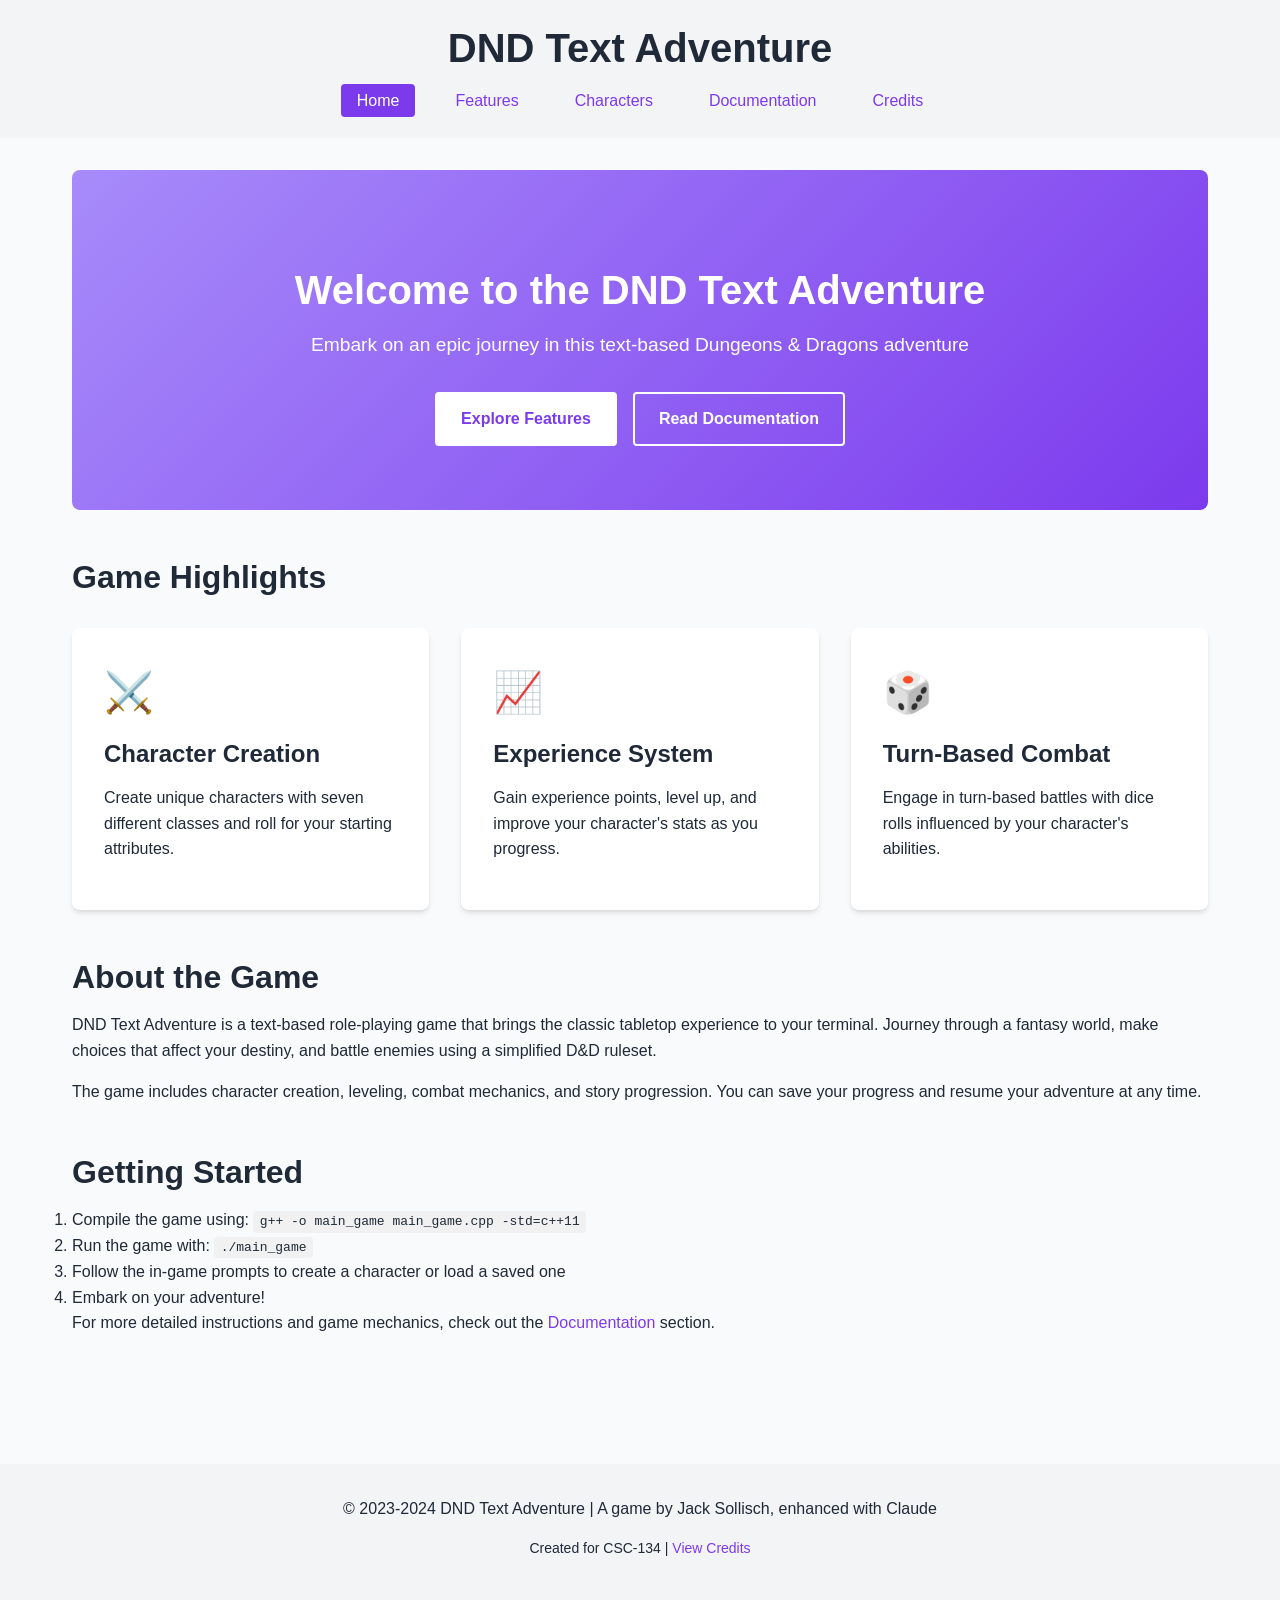
<file: DND/docs/index.html>
<!DOCTYPE html>
<html lang="en">
<head>
    <meta charset="UTF-8">
    <meta name="viewport" content="width=device-width, initial-scale=1.0">
    <title>DND Text Adventure - Home</title>
    <link rel="stylesheet" href="style.css">
</head>
<body>
    <header>
        <h1>DND Text Adventure</h1>
        <nav>
            <ul>
                <li><a href="index.html" class="active">Home</a></li>
                <li><a href="features.html">Features</a></li>
                <li><a href="characters.html">Characters</a></li>
                <li><a href="documentation.html">Documentation</a></li>
                <li><a href="credits.html">Credits</a></li>
            </ul>
        </nav>
    </header>

    <main>
        <section class="hero">
            <h2>Welcome to the DND Text Adventure</h2>
            <p class="lead">Embark on an epic journey in this text-based Dungeons & Dragons adventure</p>
            <div class="cta-buttons">
                <a href="features.html" class="cta-button">Explore Features</a>
                <a href="documentation.html" class="cta-button secondary">Read Documentation</a>
            </div>
        </section>

        <section class="features-preview">
            <h2>Game Highlights</h2>
            <div class="feature-cards">
                <div class="card">
                    <div class="card-icon">⚔️</div>
                    <h3>Character Creation</h3>
                    <p>Create unique characters with seven different classes and roll for your starting attributes.</p>
                </div>
                <div class="card">
                    <div class="card-icon">📈</div>
                    <h3>Experience System</h3>
                    <p>Gain experience points, level up, and improve your character's stats as you progress.</p>
                </div>
                <div class="card">
                    <div class="card-icon">🎲</div>
                    <h3>Turn-Based Combat</h3>
                    <p>Engage in turn-based battles with dice rolls influenced by your character's abilities.</p>
                </div>
            </div>
        </section>

        <section class="about">
            <h2>About the Game</h2>
            <p>DND Text Adventure is a text-based role-playing game that brings the classic tabletop experience to your terminal. Journey through a fantasy world, make choices that affect your destiny, and battle enemies using a simplified D&D ruleset.</p>
            <p>The game includes character creation, leveling, combat mechanics, and story progression. You can save your progress and resume your adventure at any time.</p>
        </section>

        <section class="getting-started">
            <h2>Getting Started</h2>
            <ol>
                <li>Compile the game using: <code>g++ -o main_game main_game.cpp -std=c++11</code></li>
                <li>Run the game with: <code>./main_game</code></li>
                <li>Follow the in-game prompts to create a character or load a saved one</li>
                <li>Embark on your adventure!</li>
            </ol>
            <p>For more detailed instructions and game mechanics, check out the <a href="documentation.html">Documentation</a> section.</p>
        </section>
    </main>

    <footer>
        <p>&copy; 2023-2024 DND Text Adventure | A game by Jack Sollisch, enhanced with Claude</p>
        <p class="small">Created for CSC-134 | <a href="credits.html">View Credits</a></p>
    </footer>

    <script src="script.js"></script>
</body>
</html>
</file>
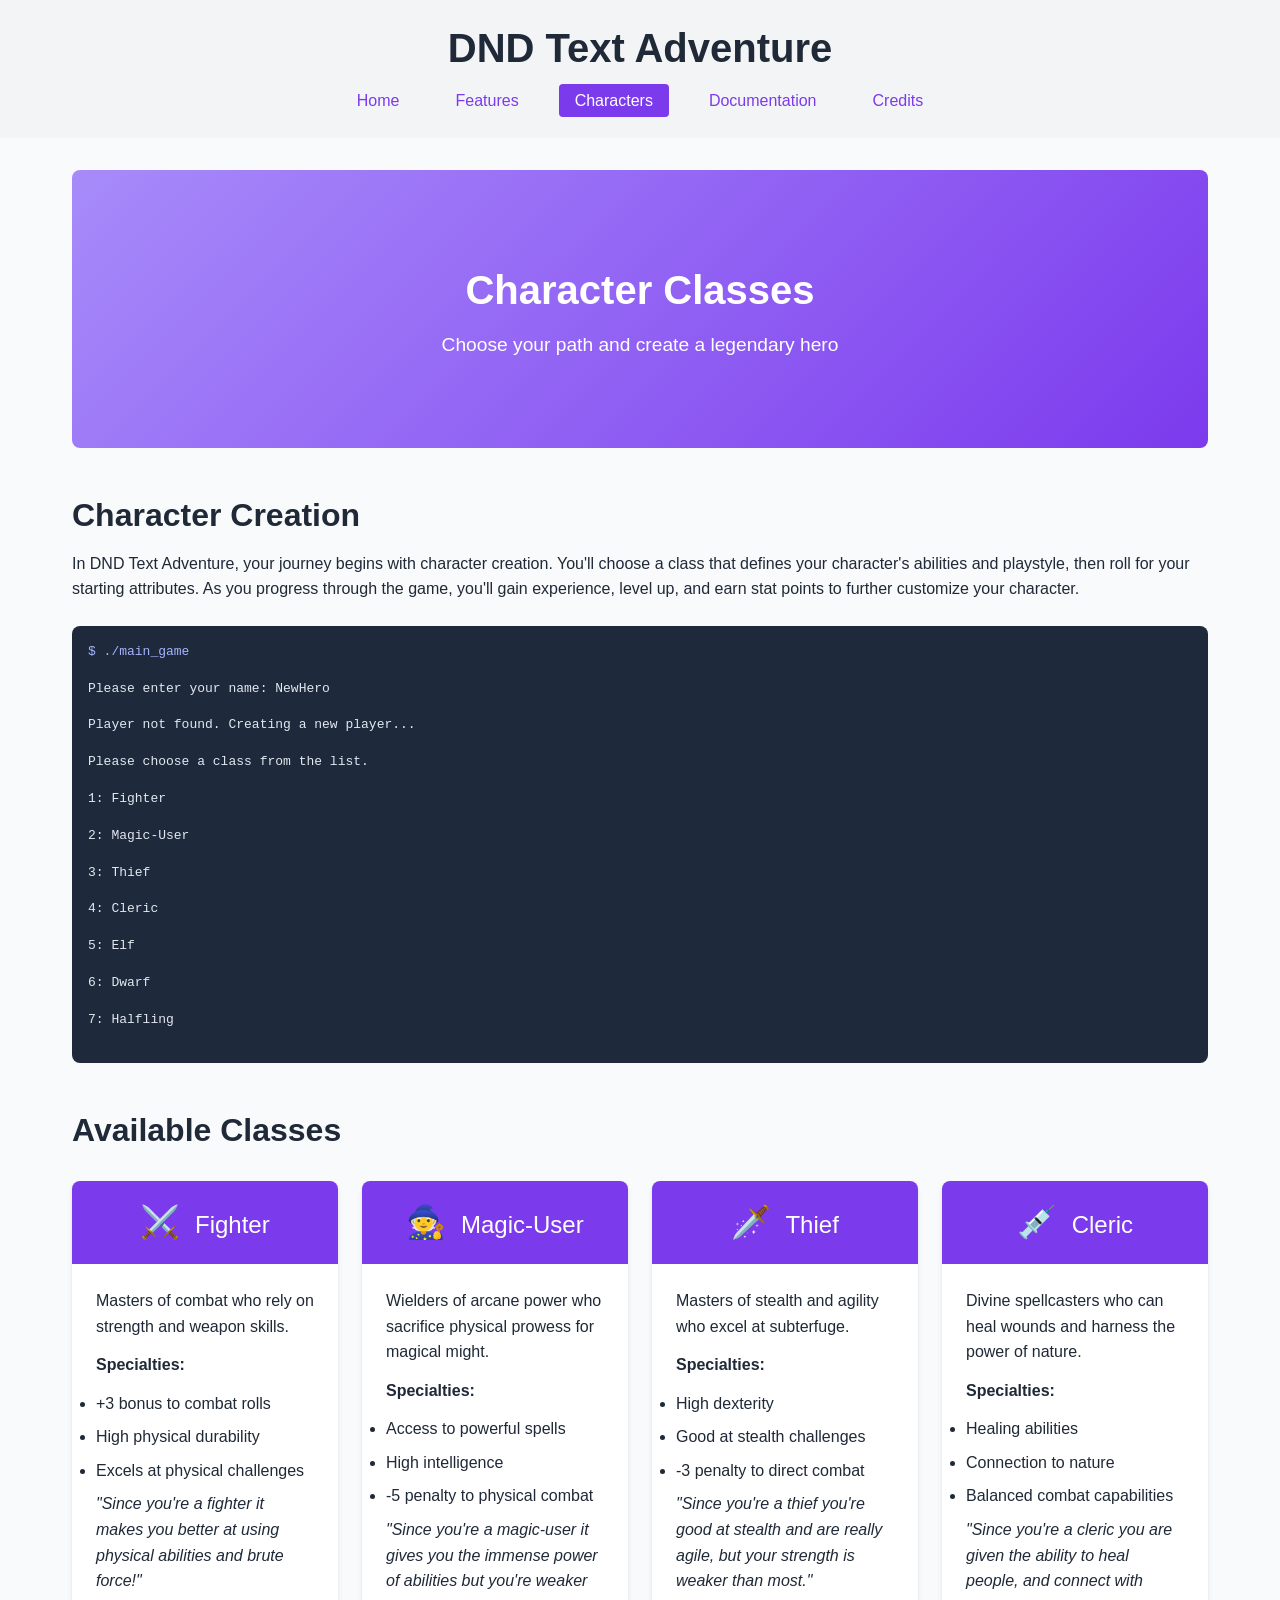
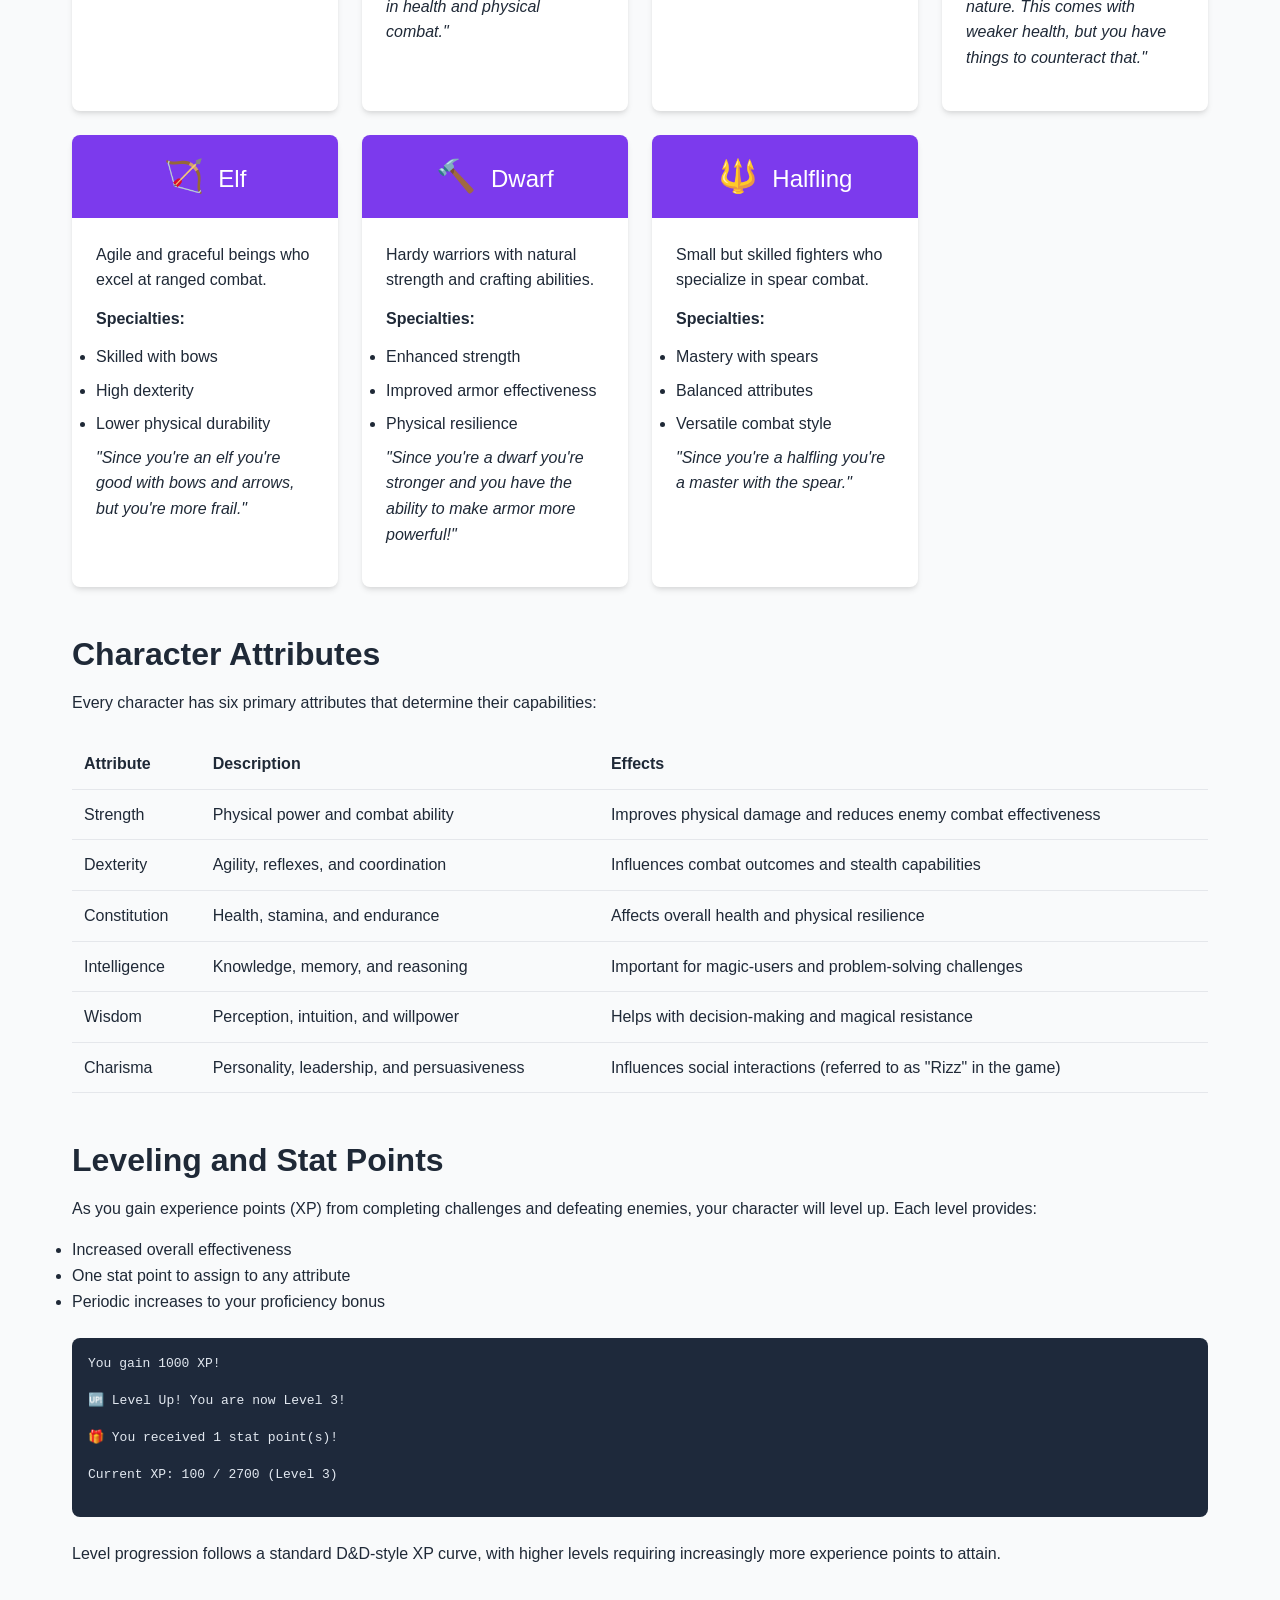
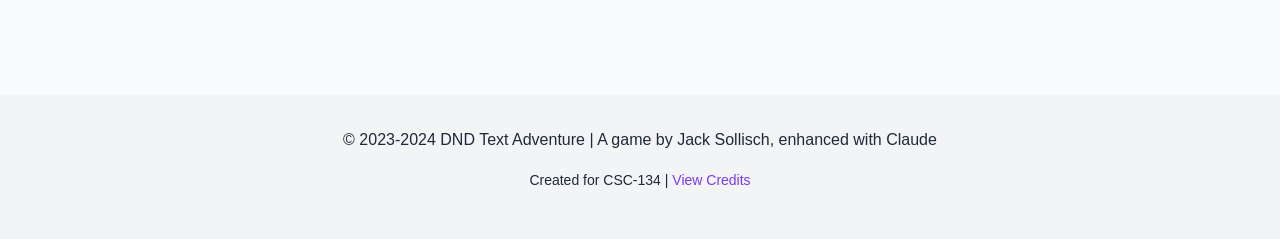
<file: DND/docs/characters.html>
<!DOCTYPE html>
<html lang="en">
<head>
    <meta charset="UTF-8">
    <meta name="viewport" content="width=device-width, initial-scale=1.0">
    <title>DND Text Adventure - Characters</title>
    <link rel="stylesheet" href="style.css">
</head>
<body>
    <header>
        <h1>DND Text Adventure</h1>
        <nav>
            <ul>
                <li><a href="index.html">Home</a></li>
                <li><a href="features.html">Features</a></li>
                <li><a href="characters.html" class="active">Characters</a></li>
                <li><a href="documentation.html">Documentation</a></li>
                <li><a href="credits.html">Credits</a></li>
            </ul>
        </nav>
    </header>

    <main>
        <section class="hero">
            <h2>Character Classes</h2>
            <p class="lead">Choose your path and create a legendary hero</p>
        </section>

        <section>
            <h2>Character Creation</h2>
            <p>In DND Text Adventure, your journey begins with character creation. You'll choose a class that defines your character's abilities and playstyle, then roll for your starting attributes. As you progress through the game, you'll gain experience, level up, and earn stat points to further customize your character.</p>
            
            <div class="command-line">
                <p class="command-prompt">$ ./main_game</p>
                <p>Please enter your name: NewHero</p>
                <p>Player not found. Creating a new player...</p>
                <p>Please choose a class from the list.</p>
                <p>1: Fighter</p>
                <p>2: Magic-User</p>
                <p>3: Thief</p>
                <p>4: Cleric</p>
                <p>5: Elf</p>
                <p>6: Dwarf</p>
                <p>7: Halfling</p>
            </div>
        </section>

        <section>
            <h2>Available Classes</h2>
            <div class="class-cards">
                <div class="class-card">
                    <div class="class-card-header">
                        <span class="class-card-icon">⚔️</span> Fighter
                    </div>
                    <div class="class-card-body">
                        <p>Masters of combat who rely on strength and weapon skills.</p>
                        <h4>Specialties:</h4>
                        <ul class="stat-list">
                            <li>+3 bonus to combat rolls</li>
                            <li>High physical durability</li>
                            <li>Excels at physical challenges</li>
                        </ul>
                        <p><em>"Since you're a fighter it makes you better at using physical abilities and brute force!"</em></p>
                    </div>
                </div>

                <div class="class-card">
                    <div class="class-card-header">
                        <span class="class-card-icon">🧙</span> Magic-User
                    </div>
                    <div class="class-card-body">
                        <p>Wielders of arcane power who sacrifice physical prowess for magical might.</p>
                        <h4>Specialties:</h4>
                        <ul class="stat-list">
                            <li>Access to powerful spells</li>
                            <li>High intelligence</li>
                            <li>-5 penalty to physical combat</li>
                        </ul>
                        <p><em>"Since you're a magic-user it gives you the immense power of abilities but you're weaker in health and physical combat."</em></p>
                    </div>
                </div>

                <div class="class-card">
                    <div class="class-card-header">
                        <span class="class-card-icon">🗡️</span> Thief
                    </div>
                    <div class="class-card-body">
                        <p>Masters of stealth and agility who excel at subterfuge.</p>
                        <h4>Specialties:</h4>
                        <ul class="stat-list">
                            <li>High dexterity</li>
                            <li>Good at stealth challenges</li>
                            <li>-3 penalty to direct combat</li>
                        </ul>
                        <p><em>"Since you're a thief you're good at stealth and are really agile, but your strength is weaker than most."</em></p>
                    </div>
                </div>

                <div class="class-card">
                    <div class="class-card-header">
                        <span class="class-card-icon">💉</span> Cleric
                    </div>
                    <div class="class-card-body">
                        <p>Divine spellcasters who can heal wounds and harness the power of nature.</p>
                        <h4>Specialties:</h4>
                        <ul class="stat-list">
                            <li>Healing abilities</li>
                            <li>Connection to nature</li>
                            <li>Balanced combat capabilities</li>
                        </ul>
                        <p><em>"Since you're a cleric you are given the ability to heal people, and connect with nature. This comes with weaker health, but you have things to counteract that."</em></p>
                    </div>
                </div>

                <div class="class-card">
                    <div class="class-card-header">
                        <span class="class-card-icon">🏹</span> Elf
                    </div>
                    <div class="class-card-body">
                        <p>Agile and graceful beings who excel at ranged combat.</p>
                        <h4>Specialties:</h4>
                        <ul class="stat-list">
                            <li>Skilled with bows</li>
                            <li>High dexterity</li>
                            <li>Lower physical durability</li>
                        </ul>
                        <p><em>"Since you're an elf you're good with bows and arrows, but you're more frail."</em></p>
                    </div>
                </div>

                <div class="class-card">
                    <div class="class-card-header">
                        <span class="class-card-icon">🔨</span> Dwarf
                    </div>
                    <div class="class-card-body">
                        <p>Hardy warriors with natural strength and crafting abilities.</p>
                        <h4>Specialties:</h4>
                        <ul class="stat-list">
                            <li>Enhanced strength</li>
                            <li>Improved armor effectiveness</li>
                            <li>Physical resilience</li>
                        </ul>
                        <p><em>"Since you're a dwarf you're stronger and you have the ability to make armor more powerful!"</em></p>
                    </div>
                </div>

                <div class="class-card">
                    <div class="class-card-header">
                        <span class="class-card-icon">🔱</span> Halfling
                    </div>
                    <div class="class-card-body">
                        <p>Small but skilled fighters who specialize in spear combat.</p>
                        <h4>Specialties:</h4>
                        <ul class="stat-list">
                            <li>Mastery with spears</li>
                            <li>Balanced attributes</li>
                            <li>Versatile combat style</li>
                        </ul>
                        <p><em>"Since you're a halfling you're a master with the spear."</em></p>
                    </div>
                </div>
            </div>
        </section>

        <section>
            <h2>Character Attributes</h2>
            <p>Every character has six primary attributes that determine their capabilities:</p>

            <table>
                <thead>
                    <tr>
                        <th>Attribute</th>
                        <th>Description</th>
                        <th>Effects</th>
                    </tr>
                </thead>
                <tbody>
                    <tr>
                        <td>Strength</td>
                        <td>Physical power and combat ability</td>
                        <td>Improves physical damage and reduces enemy combat effectiveness</td>
                    </tr>
                    <tr>
                        <td>Dexterity</td>
                        <td>Agility, reflexes, and coordination</td>
                        <td>Influences combat outcomes and stealth capabilities</td>
                    </tr>
                    <tr>
                        <td>Constitution</td>
                        <td>Health, stamina, and endurance</td>
                        <td>Affects overall health and physical resilience</td>
                    </tr>
                    <tr>
                        <td>Intelligence</td>
                        <td>Knowledge, memory, and reasoning</td>
                        <td>Important for magic-users and problem-solving challenges</td>
                    </tr>
                    <tr>
                        <td>Wisdom</td>
                        <td>Perception, intuition, and willpower</td>
                        <td>Helps with decision-making and magical resistance</td>
                    </tr>
                    <tr>
                        <td>Charisma</td>
                        <td>Personality, leadership, and persuasiveness</td>
                        <td>Influences social interactions (referred to as "Rizz" in the game)</td>
                    </tr>
                </tbody>
            </table>
        </section>

        <section>
            <h2>Leveling and Stat Points</h2>
            <p>As you gain experience points (XP) from completing challenges and defeating enemies, your character will level up. Each level provides:</p>
            <ul>
                <li>Increased overall effectiveness</li>
                <li>One stat point to assign to any attribute</li>
                <li>Periodic increases to your proficiency bonus</li>
            </ul>
            
            <div class="command-line">
                <p>You gain 1000 XP!</p>
                <p>🆙 Level Up! You are now Level 3!</p>
                <p>🎁 You received 1 stat point(s)!</p>
                <p>Current XP: 100 / 2700 (Level 3)</p>
            </div>
            
            <p>Level progression follows a standard D&D-style XP curve, with higher levels requiring increasingly more experience points to attain.</p>
        </section>
    </main>

    <footer>
        <p>&copy; 2023-2024 DND Text Adventure | A game by Jack Sollisch, enhanced with Claude</p>
        <p class="small">Created for CSC-134 | <a href="credits.html">View Credits</a></p>
    </footer>

    <script src="script.js"></script>
</body>
</html>
</file>
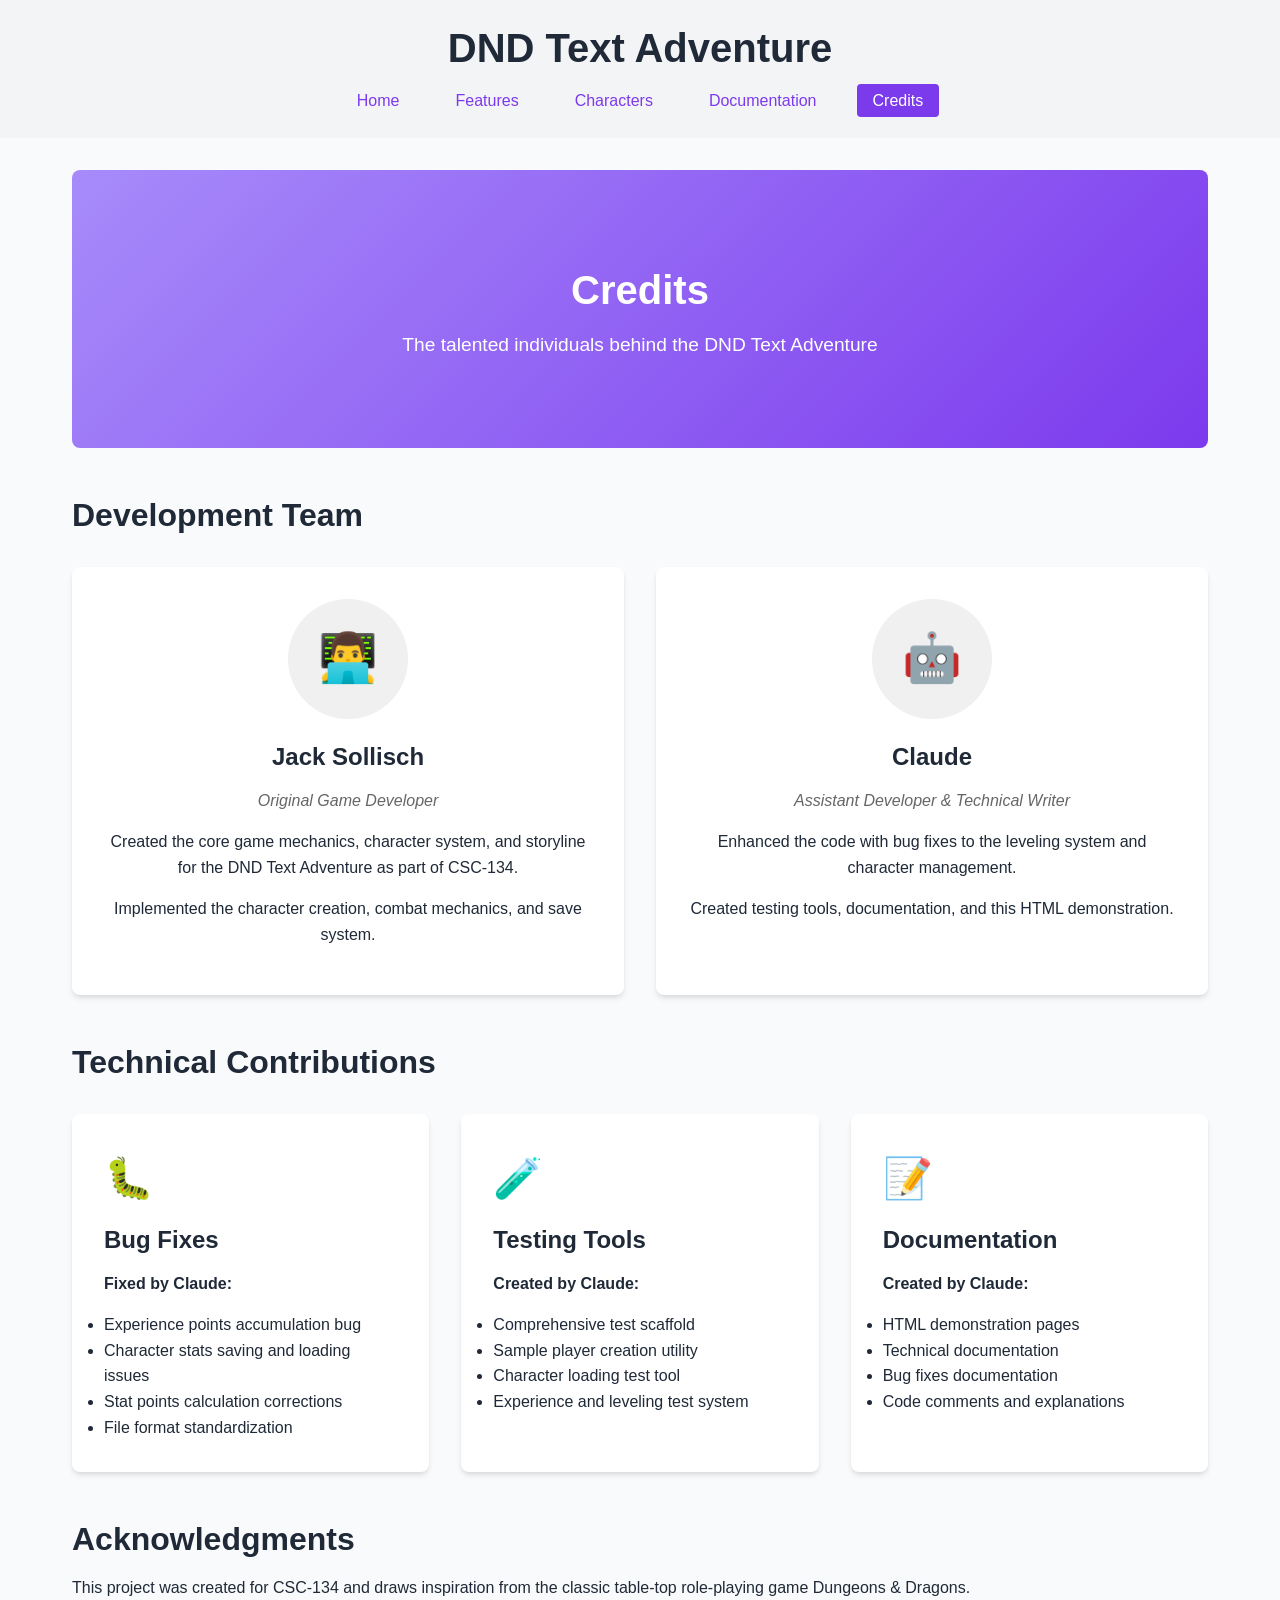
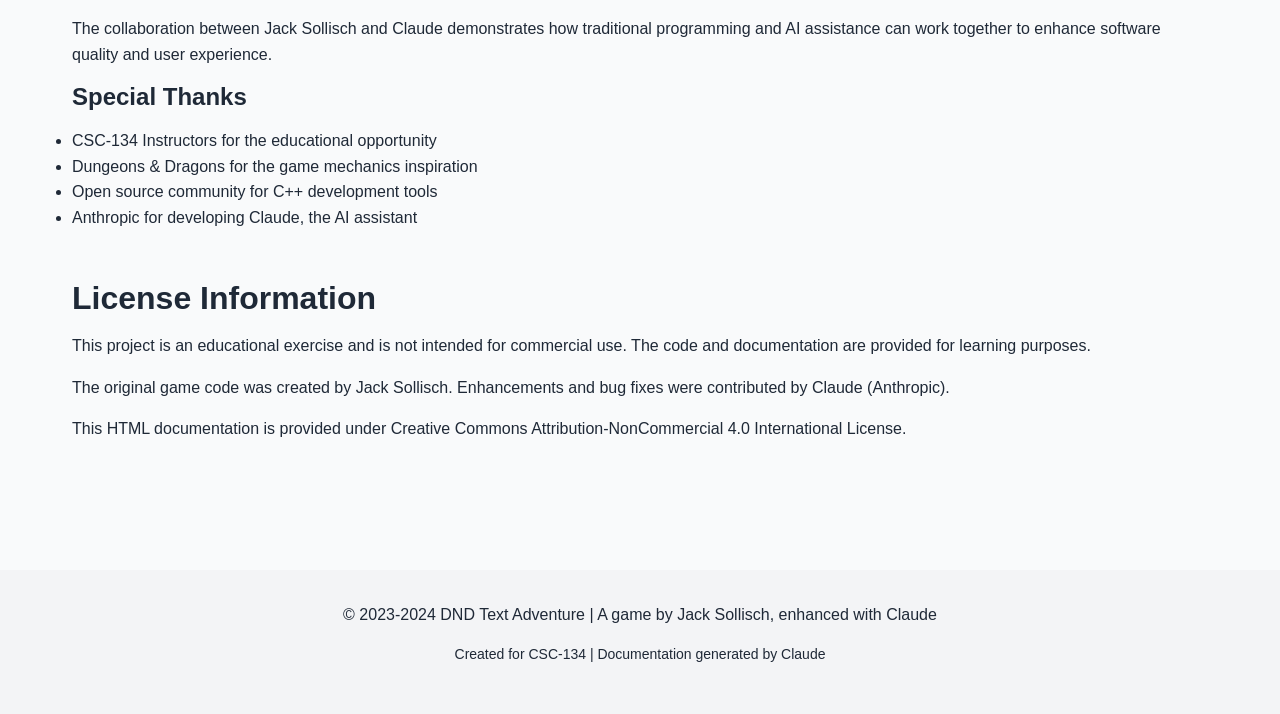
<file: DND/docs/credits.html>
<!DOCTYPE html>
<html lang="en">
<head>
    <meta charset="UTF-8">
    <meta name="viewport" content="width=device-width, initial-scale=1.0">
    <title>DND Text Adventure - Credits</title>
    <link rel="stylesheet" href="style.css">
</head>
<body>
    <header>
        <h1>DND Text Adventure</h1>
        <nav>
            <ul>
                <li><a href="index.html">Home</a></li>
                <li><a href="features.html">Features</a></li>
                <li><a href="characters.html">Characters</a></li>
                <li><a href="documentation.html">Documentation</a></li>
                <li><a href="credits.html" class="active">Credits</a></li>
            </ul>
        </nav>
    </header>

    <main>
        <section class="hero">
            <h2>Credits</h2>
            <p class="lead">The talented individuals behind the DND Text Adventure</p>
        </section>

        <section class="credit-section">
            <h2>Development Team</h2>
            <div class="credit-container">
                <div class="credit-card">
                    <div class="credit-avatar">👨‍💻</div>
                    <h3>Jack Sollisch</h3>
                    <p class="credit-role">Original Game Developer</p>
                    <p>Created the core game mechanics, character system, and storyline for the DND Text Adventure as part of CSC-134.</p>
                    <p>Implemented the character creation, combat mechanics, and save system.</p>
                </div>
                
                <div class="credit-card">
                    <div class="credit-avatar">🤖</div>
                    <h3>Claude</h3>
                    <p class="credit-role">Assistant Developer & Technical Writer</p>
                    <p>Enhanced the code with bug fixes to the leveling system and character management.</p>
                    <p>Created testing tools, documentation, and this HTML demonstration.</p>
                </div>
            </div>
        </section>

        <section>
            <h2>Technical Contributions</h2>
            <div class="feature-cards">
                <div class="card">
                    <div class="card-icon">🐛</div>
                    <h3>Bug Fixes</h3>
                    <p><strong>Fixed by Claude:</strong></p>
                    <ul>
                        <li>Experience points accumulation bug</li>
                        <li>Character stats saving and loading issues</li>
                        <li>Stat points calculation corrections</li>
                        <li>File format standardization</li>
                    </ul>
                </div>
                
                <div class="card">
                    <div class="card-icon">🧪</div>
                    <h3>Testing Tools</h3>
                    <p><strong>Created by Claude:</strong></p>
                    <ul>
                        <li>Comprehensive test scaffold</li>
                        <li>Sample player creation utility</li>
                        <li>Character loading test tool</li>
                        <li>Experience and leveling test system</li>
                    </ul>
                </div>
                
                <div class="card">
                    <div class="card-icon">📝</div>
                    <h3>Documentation</h3>
                    <p><strong>Created by Claude:</strong></p>
                    <ul>
                        <li>HTML demonstration pages</li>
                        <li>Technical documentation</li>
                        <li>Bug fixes documentation</li>
                        <li>Code comments and explanations</li>
                    </ul>
                </div>
            </div>
        </section>

        <section>
            <h2>Acknowledgments</h2>
            <p>This project was created for CSC-134 and draws inspiration from the classic table-top role-playing game Dungeons & Dragons.</p>
            <p>The collaboration between Jack Sollisch and Claude demonstrates how traditional programming and AI assistance can work together to enhance software quality and user experience.</p>
            
            <h3>Special Thanks</h3>
            <ul>
                <li>CSC-134 Instructors for the educational opportunity</li>
                <li>Dungeons & Dragons for the game mechanics inspiration</li>
                <li>Open source community for C++ development tools</li>
                <li>Anthropic for developing Claude, the AI assistant</li>
            </ul>
        </section>

        <section>
            <h2>License Information</h2>
            <p>This project is an educational exercise and is not intended for commercial use. The code and documentation are provided for learning purposes.</p>
            <p>The original game code was created by Jack Sollisch. Enhancements and bug fixes were contributed by Claude (Anthropic).</p>
            <p>This HTML documentation is provided under Creative Commons Attribution-NonCommercial 4.0 International License.</p>
        </section>
    </main>

    <footer>
        <p>&copy; 2023-2024 DND Text Adventure | A game by Jack Sollisch, enhanced with Claude</p>
        <p class="small">Created for CSC-134 | Documentation generated by Claude</p>
    </footer>

    <script src="script.js"></script>
</body>
</html>
</file>
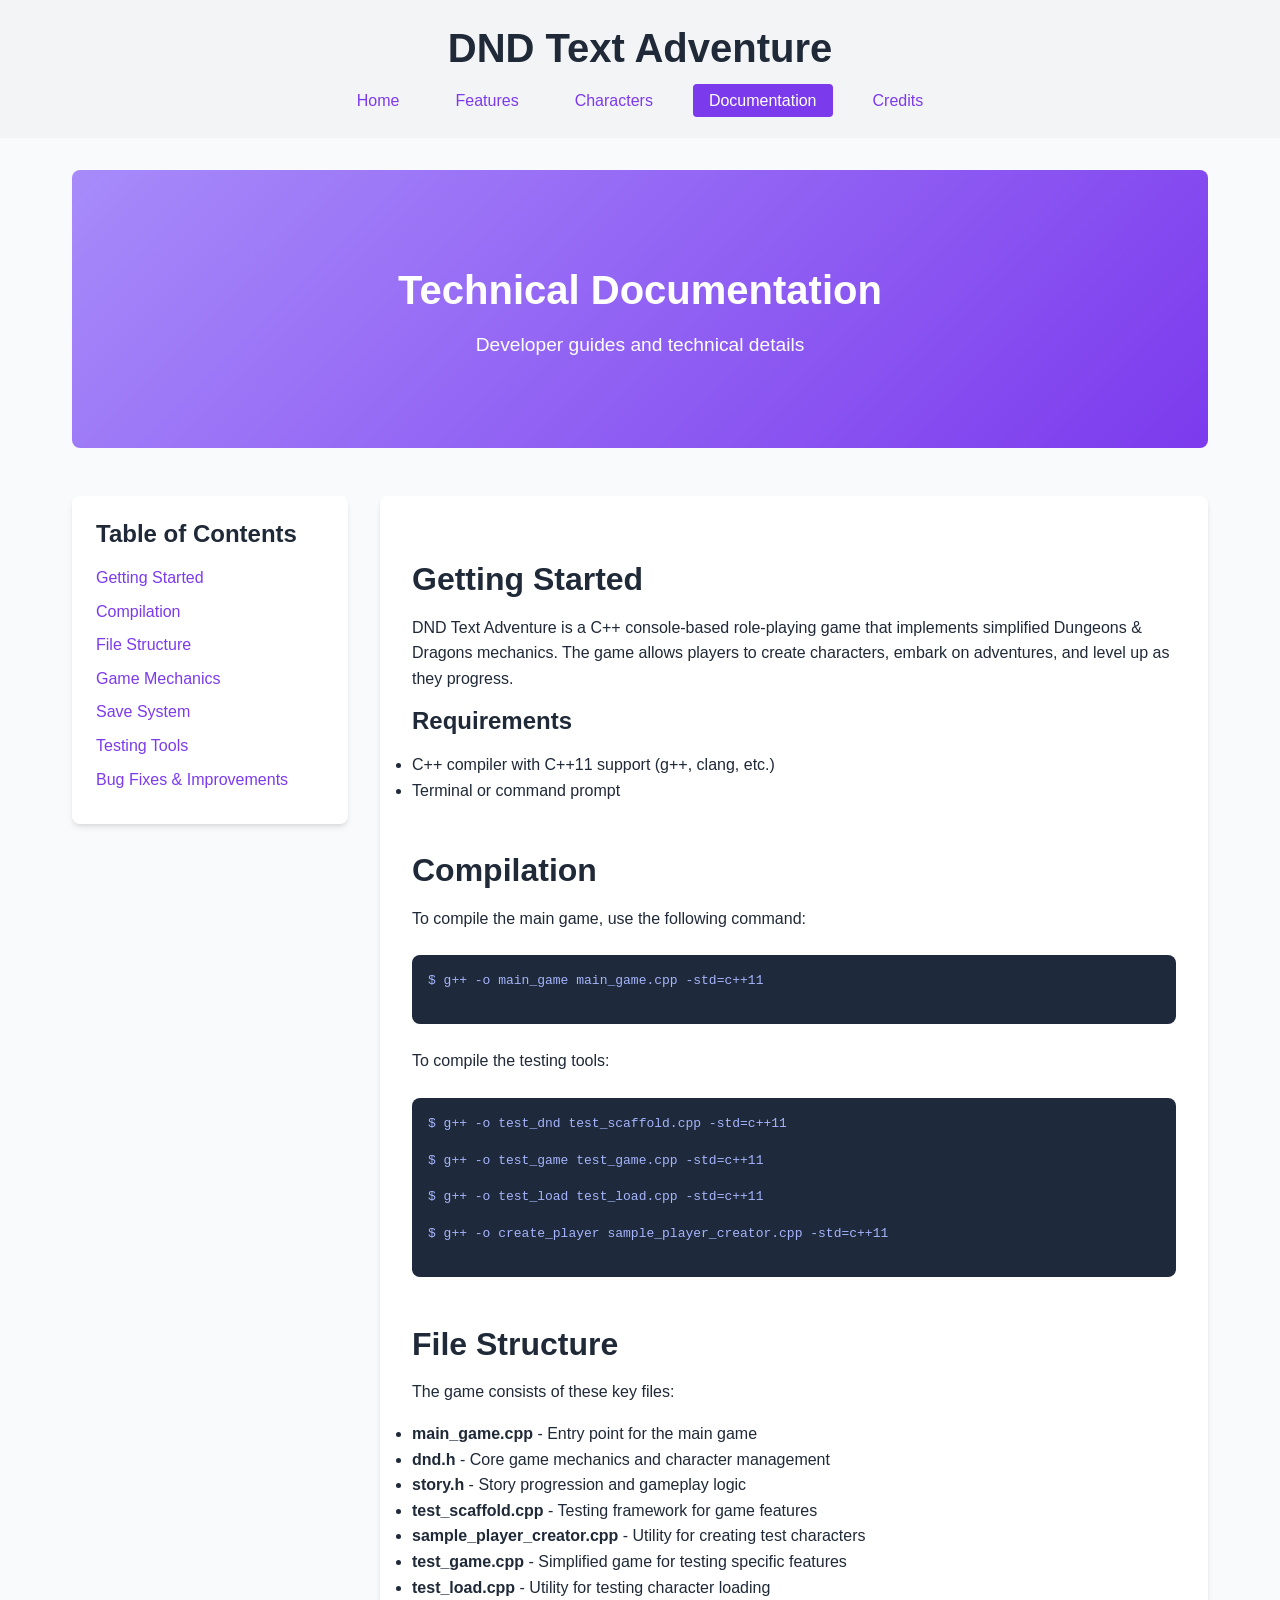
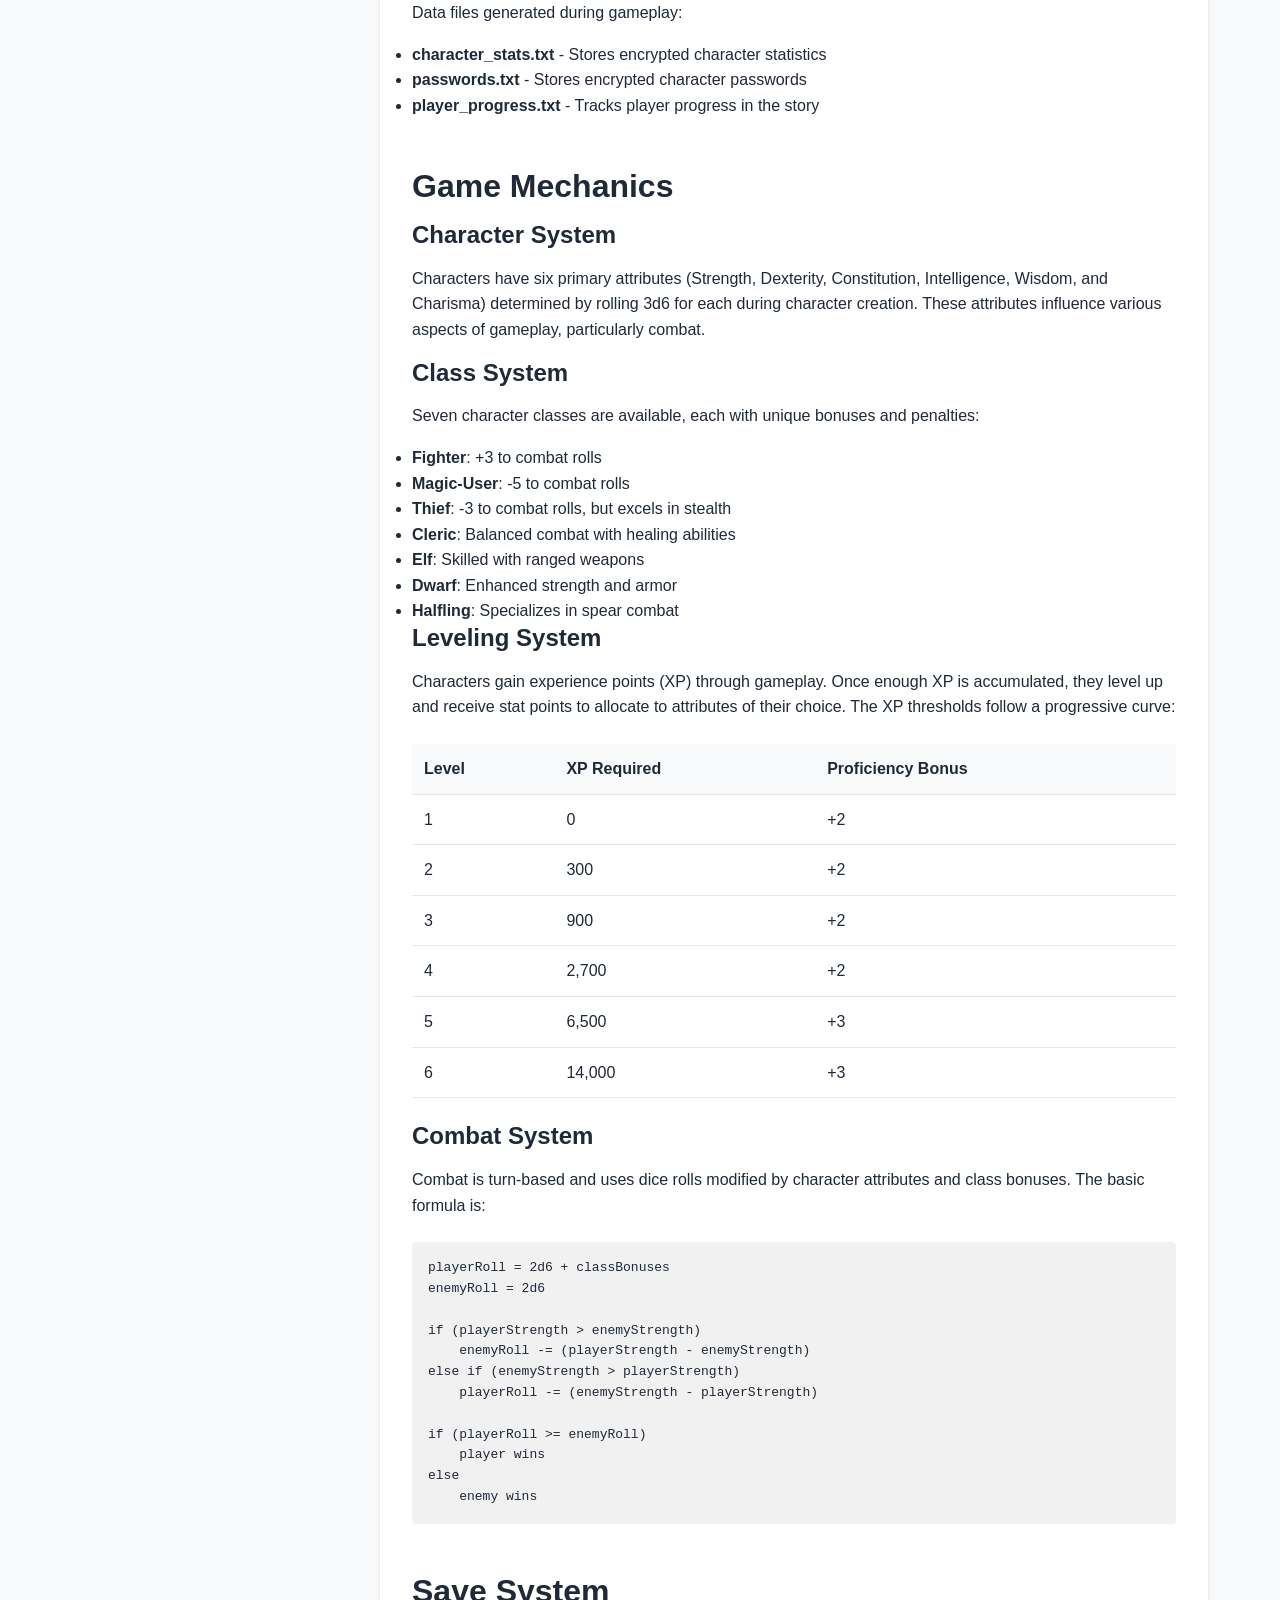
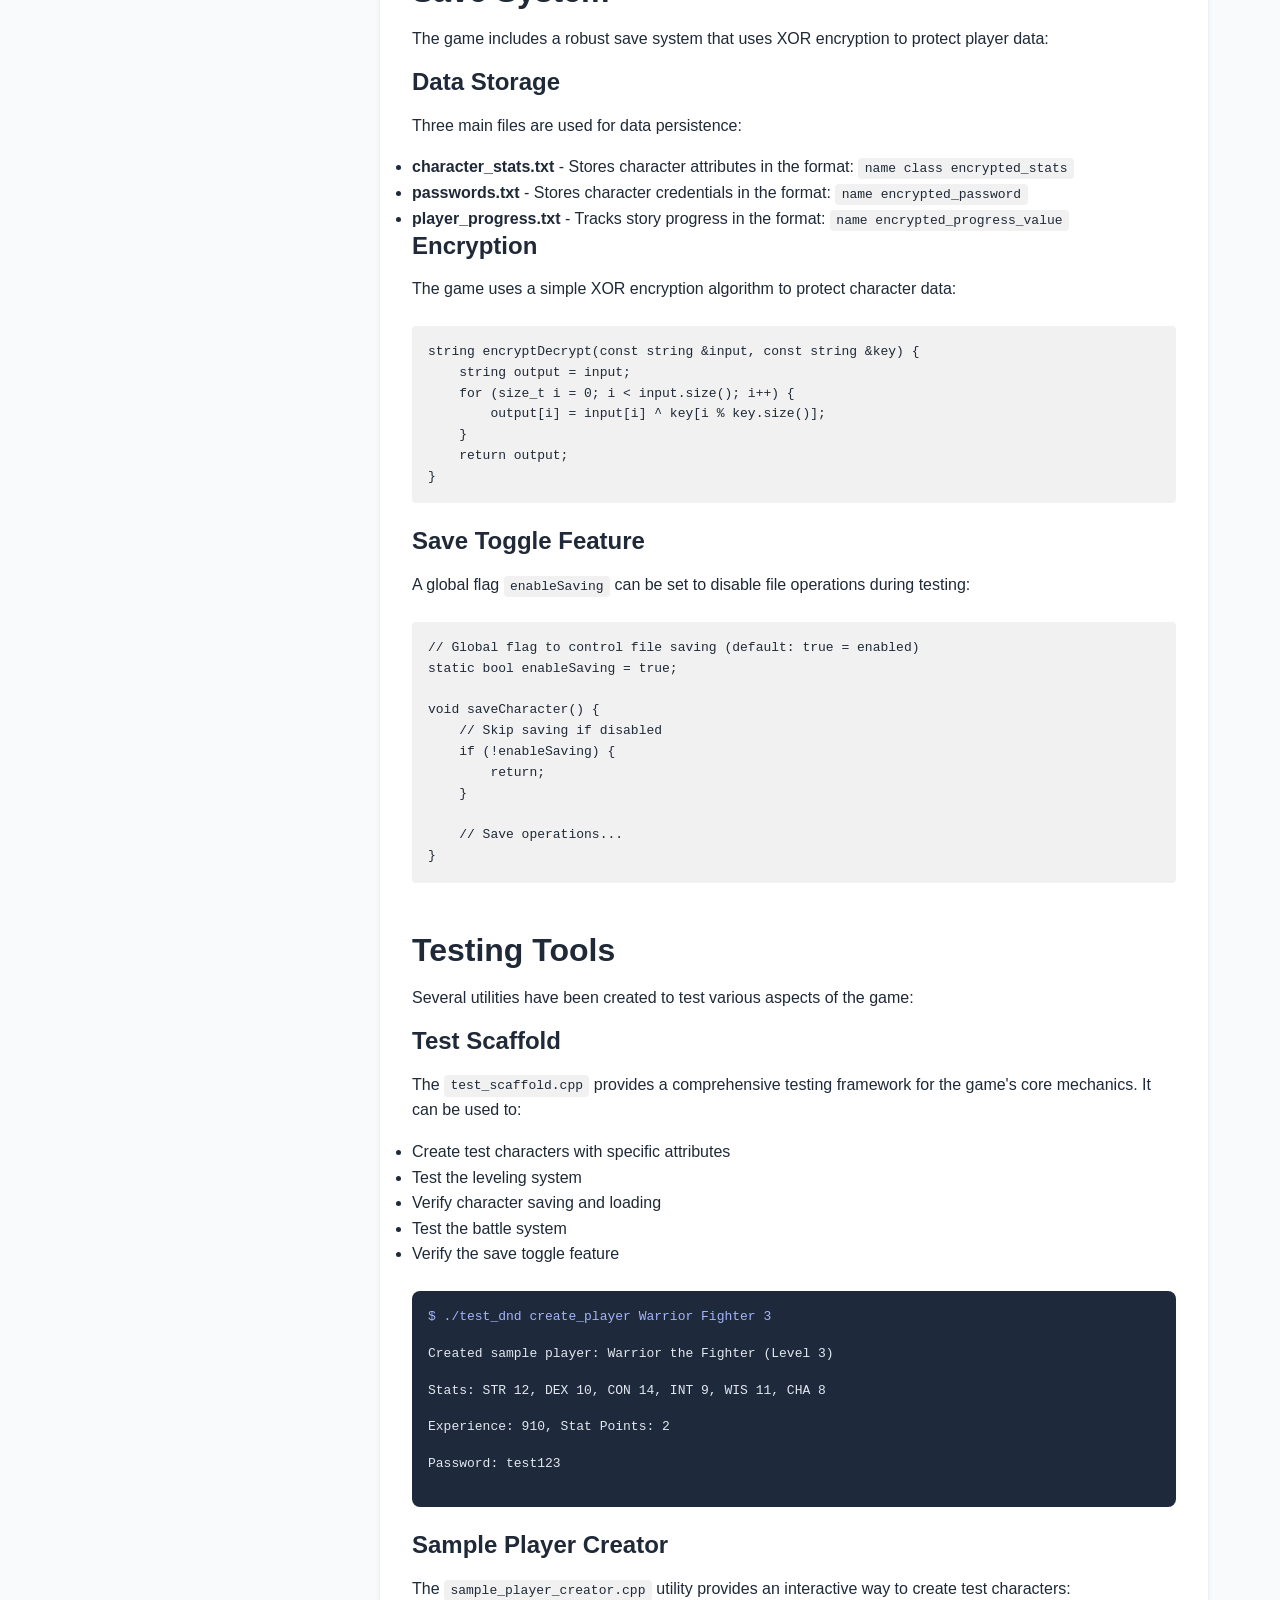
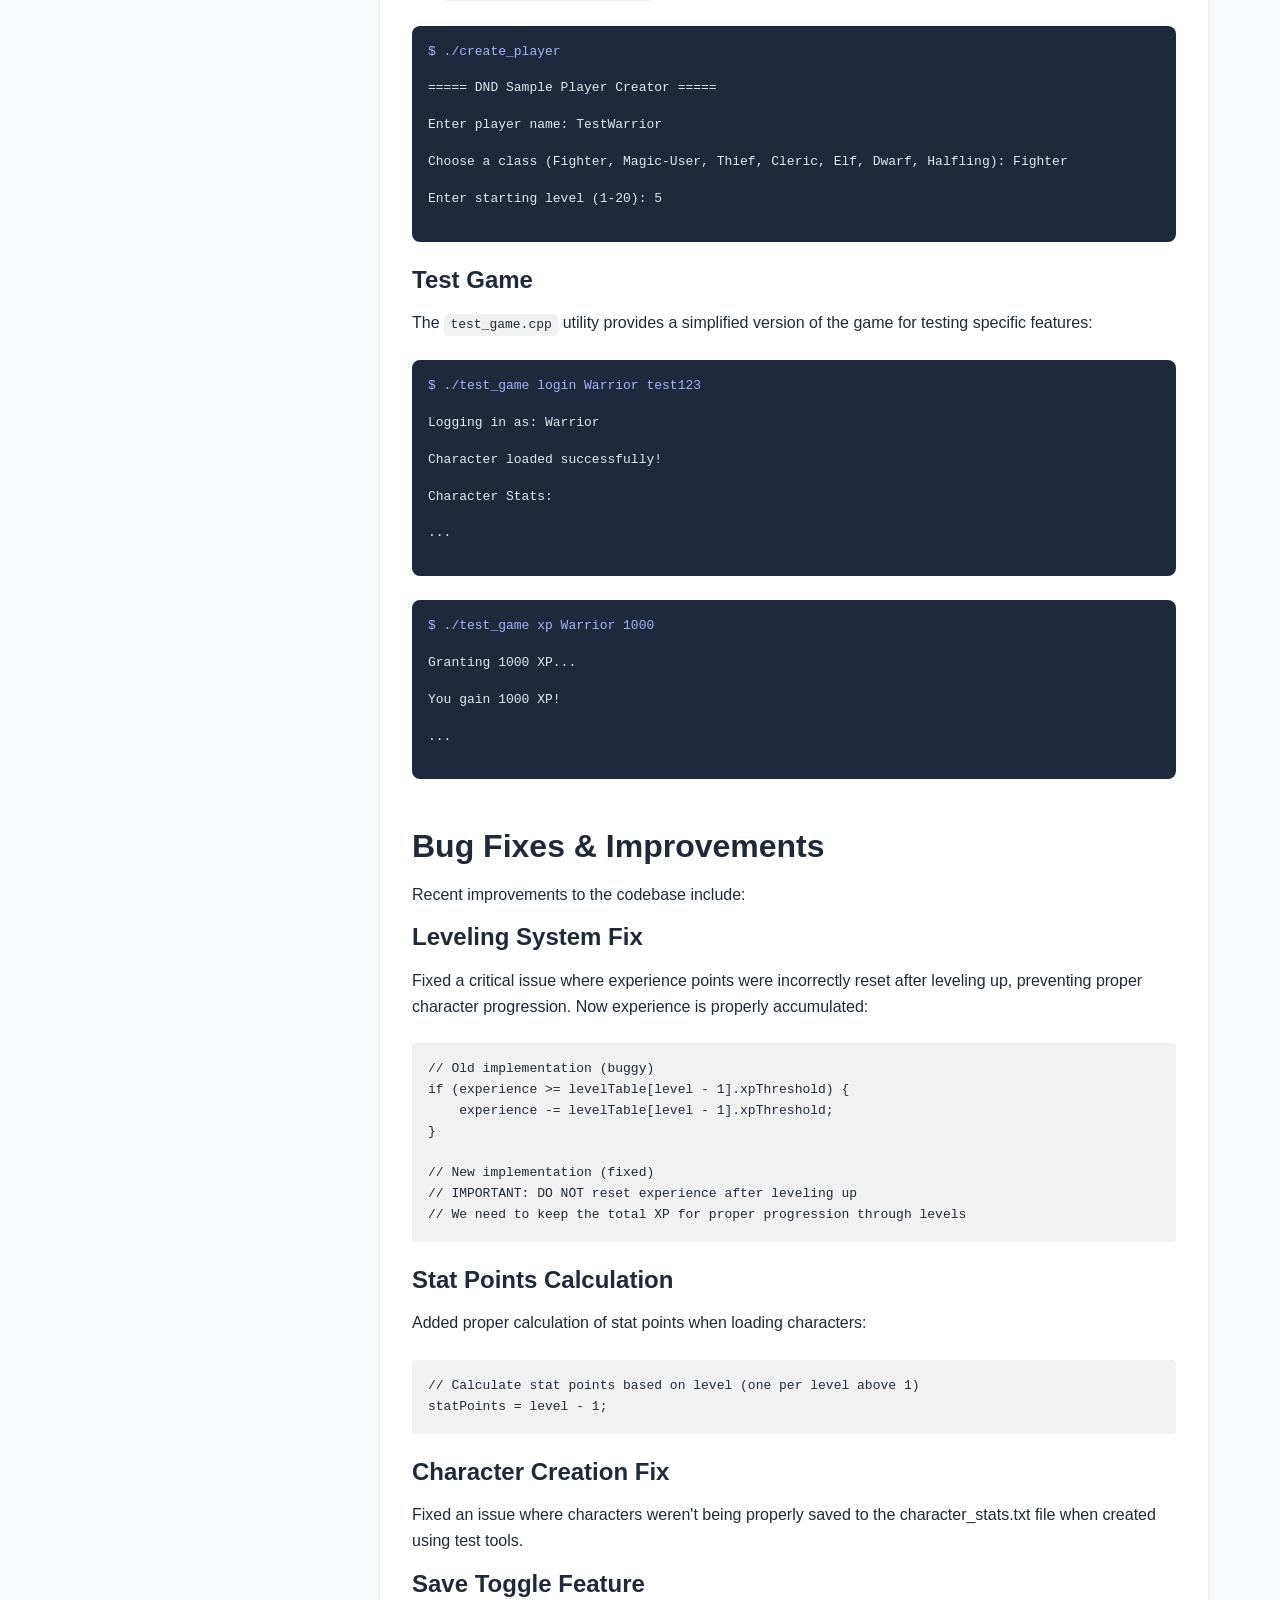
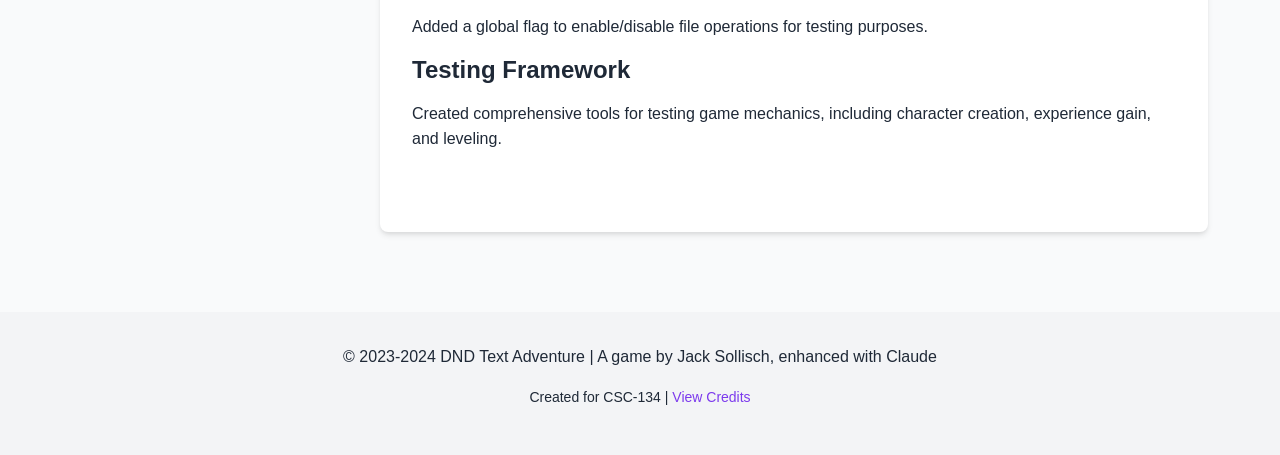
<file: DND/docs/documentation.html>
<!DOCTYPE html>
<html lang="en">
<head>
    <meta charset="UTF-8">
    <meta name="viewport" content="width=device-width, initial-scale=1.0">
    <title>DND Text Adventure - Documentation</title>
    <link rel="stylesheet" href="style.css">
</head>
<body>
    <header>
        <h1>DND Text Adventure</h1>
        <nav>
            <ul>
                <li><a href="index.html">Home</a></li>
                <li><a href="features.html">Features</a></li>
                <li><a href="characters.html">Characters</a></li>
                <li><a href="documentation.html" class="active">Documentation</a></li>
                <li><a href="credits.html">Credits</a></li>
            </ul>
        </nav>
    </header>

    <main>
        <section class="hero">
            <h2>Technical Documentation</h2>
            <p class="lead">Developer guides and technical details</p>
        </section>

        <div class="doc-container">
            <div class="doc-sidebar">
                <h3>Table of Contents</h3>
                <ul>
                    <li><a href="#getting-started">Getting Started</a></li>
                    <li><a href="#compilation">Compilation</a></li>
                    <li><a href="#file-structure">File Structure</a></li>
                    <li><a href="#game-mechanics">Game Mechanics</a></li>
                    <li><a href="#save-system">Save System</a></li>
                    <li><a href="#testing-tools">Testing Tools</a></li>
                    <li><a href="#bug-fixes">Bug Fixes & Improvements</a></li>
                </ul>
            </div>

            <div class="doc-content">
                <section id="getting-started">
                    <h2>Getting Started</h2>
                    <p>DND Text Adventure is a C++ console-based role-playing game that implements simplified Dungeons & Dragons mechanics. The game allows players to create characters, embark on adventures, and level up as they progress.</p>
                    
                    <h3>Requirements</h3>
                    <ul>
                        <li>C++ compiler with C++11 support (g++, clang, etc.)</li>
                        <li>Terminal or command prompt</li>
                    </ul>
                </section>

                <section id="compilation">
                    <h2>Compilation</h2>
                    <p>To compile the main game, use the following command:</p>
                    <div class="command-line">
                        <p class="command-prompt">$ g++ -o main_game main_game.cpp -std=c++11</p>
                    </div>
                    
                    <p>To compile the testing tools:</p>
                    <div class="command-line">
                        <p class="command-prompt">$ g++ -o test_dnd test_scaffold.cpp -std=c++11</p>
                        <p class="command-prompt">$ g++ -o test_game test_game.cpp -std=c++11</p>
                        <p class="command-prompt">$ g++ -o test_load test_load.cpp -std=c++11</p>
                        <p class="command-prompt">$ g++ -o create_player sample_player_creator.cpp -std=c++11</p>
                    </div>
                </section>

                <section id="file-structure">
                    <h2>File Structure</h2>
                    <p>The game consists of these key files:</p>
                    <ul>
                        <li><strong>main_game.cpp</strong> - Entry point for the main game</li>
                        <li><strong>dnd.h</strong> - Core game mechanics and character management</li>
                        <li><strong>story.h</strong> - Story progression and gameplay logic</li>
                        <li><strong>test_scaffold.cpp</strong> - Testing framework for game features</li>
                        <li><strong>sample_player_creator.cpp</strong> - Utility for creating test characters</li>
                        <li><strong>test_game.cpp</strong> - Simplified game for testing specific features</li>
                        <li><strong>test_load.cpp</strong> - Utility for testing character loading</li>
                    </ul>
                    
                    <p>Data files generated during gameplay:</p>
                    <ul>
                        <li><strong>character_stats.txt</strong> - Stores encrypted character statistics</li>
                        <li><strong>passwords.txt</strong> - Stores encrypted character passwords</li>
                        <li><strong>player_progress.txt</strong> - Tracks player progress in the story</li>
                    </ul>
                </section>

                <section id="game-mechanics">
                    <h2>Game Mechanics</h2>
                    
                    <h3>Character System</h3>
                    <p>Characters have six primary attributes (Strength, Dexterity, Constitution, Intelligence, Wisdom, and Charisma) determined by rolling 3d6 for each during character creation. These attributes influence various aspects of gameplay, particularly combat.</p>
                    
                    <h3>Class System</h3>
                    <p>Seven character classes are available, each with unique bonuses and penalties:</p>
                    <ul>
                        <li><strong>Fighter</strong>: +3 to combat rolls</li>
                        <li><strong>Magic-User</strong>: -5 to combat rolls</li>
                        <li><strong>Thief</strong>: -3 to combat rolls, but excels in stealth</li>
                        <li><strong>Cleric</strong>: Balanced combat with healing abilities</li>
                        <li><strong>Elf</strong>: Skilled with ranged weapons</li>
                        <li><strong>Dwarf</strong>: Enhanced strength and armor</li>
                        <li><strong>Halfling</strong>: Specializes in spear combat</li>
                    </ul>
                    
                    <h3>Leveling System</h3>
                    <p>Characters gain experience points (XP) through gameplay. Once enough XP is accumulated, they level up and receive stat points to allocate to attributes of their choice. The XP thresholds follow a progressive curve:</p>
                    
                    <table>
                        <thead>
                            <tr>
                                <th>Level</th>
                                <th>XP Required</th>
                                <th>Proficiency Bonus</th>
                            </tr>
                        </thead>
                        <tbody>
                            <tr><td>1</td><td>0</td><td>+2</td></tr>
                            <tr><td>2</td><td>300</td><td>+2</td></tr>
                            <tr><td>3</td><td>900</td><td>+2</td></tr>
                            <tr><td>4</td><td>2,700</td><td>+2</td></tr>
                            <tr><td>5</td><td>6,500</td><td>+3</td></tr>
                            <tr><td>6</td><td>14,000</td><td>+3</td></tr>
                            <!-- Additional levels omitted for brevity -->
                        </tbody>
                    </table>
                    
                    <h3>Combat System</h3>
                    <p>Combat is turn-based and uses dice rolls modified by character attributes and class bonuses. The basic formula is:</p>
                    <pre>playerRoll = 2d6 + classBonuses
enemyRoll = 2d6
    
if (playerStrength > enemyStrength)
    enemyRoll -= (playerStrength - enemyStrength)
else if (enemyStrength > playerStrength)
    playerRoll -= (enemyStrength - playerStrength)
    
if (playerRoll >= enemyRoll)
    player wins
else
    enemy wins</pre>
                </section>

                <section id="save-system">
                    <h2>Save System</h2>
                    <p>The game includes a robust save system that uses XOR encryption to protect player data:</p>
                    
                    <h3>Data Storage</h3>
                    <p>Three main files are used for data persistence:</p>
                    <ul>
                        <li><strong>character_stats.txt</strong> - Stores character attributes in the format: <code>name class encrypted_stats</code></li>
                        <li><strong>passwords.txt</strong> - Stores character credentials in the format: <code>name encrypted_password</code></li>
                        <li><strong>player_progress.txt</strong> - Tracks story progress in the format: <code>name encrypted_progress_value</code></li>
                    </ul>
                    
                    <h3>Encryption</h3>
                    <p>The game uses a simple XOR encryption algorithm to protect character data:</p>
                    <pre>string encryptDecrypt(const string &input, const string &key) {
    string output = input;
    for (size_t i = 0; i < input.size(); i++) {
        output[i] = input[i] ^ key[i % key.size()];
    }
    return output;
}</pre>

                    <h3>Save Toggle Feature</h3>
                    <p>A global flag <code>enableSaving</code> can be set to disable file operations during testing:</p>
                    <pre>// Global flag to control file saving (default: true = enabled)
static bool enableSaving = true;

void saveCharacter() {
    // Skip saving if disabled
    if (!enableSaving) {
        return;
    }
    
    // Save operations...
}</pre>
                </section>

                <section id="testing-tools">
                    <h2>Testing Tools</h2>
                    <p>Several utilities have been created to test various aspects of the game:</p>
                    
                    <h3>Test Scaffold</h3>
                    <p>The <code>test_scaffold.cpp</code> provides a comprehensive testing framework for the game's core mechanics. It can be used to:</p>
                    <ul>
                        <li>Create test characters with specific attributes</li>
                        <li>Test the leveling system</li>
                        <li>Verify character saving and loading</li>
                        <li>Test the battle system</li>
                        <li>Verify the save toggle feature</li>
                    </ul>
                    
                    <div class="command-line">
                        <p class="command-prompt">$ ./test_dnd create_player Warrior Fighter 3</p>
                        <p>Created sample player: Warrior the Fighter (Level 3)</p>
                        <p>Stats: STR 12, DEX 10, CON 14, INT 9, WIS 11, CHA 8</p>
                        <p>Experience: 910, Stat Points: 2</p>
                        <p>Password: test123</p>
                    </div>
                    
                    <h3>Sample Player Creator</h3>
                    <p>The <code>sample_player_creator.cpp</code> utility provides an interactive way to create test characters:</p>
                    <div class="command-line">
                        <p class="command-prompt">$ ./create_player</p>
                        <p>===== DND Sample Player Creator =====</p>
                        <p>Enter player name: TestWarrior</p>
                        <p>Choose a class (Fighter, Magic-User, Thief, Cleric, Elf, Dwarf, Halfling): Fighter</p>
                        <p>Enter starting level (1-20): 5</p>
                    </div>
                    
                    <h3>Test Game</h3>
                    <p>The <code>test_game.cpp</code> utility provides a simplified version of the game for testing specific features:</p>
                    <div class="command-line">
                        <p class="command-prompt">$ ./test_game login Warrior test123</p>
                        <p>Logging in as: Warrior</p>
                        <p>Character loaded successfully!</p>
                        <p>Character Stats:</p>
                        <p>...</p>
                    </div>
                    <div class="command-line">
                        <p class="command-prompt">$ ./test_game xp Warrior 1000</p>
                        <p>Granting 1000 XP...</p>
                        <p>You gain 1000 XP!</p>
                        <p>...</p>
                    </div>
                </section>

                <section id="bug-fixes">
                    <h2>Bug Fixes & Improvements</h2>
                    <p>Recent improvements to the codebase include:</p>
                    
                    <h3>Leveling System Fix</h3>
                    <p>Fixed a critical issue where experience points were incorrectly reset after leveling up, preventing proper character progression. Now experience is properly accumulated:</p>
                    <pre>// Old implementation (buggy)
if (experience >= levelTable[level - 1].xpThreshold) {
    experience -= levelTable[level - 1].xpThreshold;
}

// New implementation (fixed)
// IMPORTANT: DO NOT reset experience after leveling up
// We need to keep the total XP for proper progression through levels</pre>
                    
                    <h3>Stat Points Calculation</h3>
                    <p>Added proper calculation of stat points when loading characters:</p>
                    <pre>// Calculate stat points based on level (one per level above 1)
statPoints = level - 1;</pre>
                    
                    <h3>Character Creation Fix</h3>
                    <p>Fixed an issue where characters weren't being properly saved to the character_stats.txt file when created using test tools.</p>
                    
                    <h3>Save Toggle Feature</h3>
                    <p>Added a global flag to enable/disable file operations for testing purposes.</p>
                    
                    <h3>Testing Framework</h3>
                    <p>Created comprehensive tools for testing game mechanics, including character creation, experience gain, and leveling.</p>
                </section>
            </div>
        </div>
    </main>

    <footer>
        <p>&copy; 2023-2024 DND Text Adventure | A game by Jack Sollisch, enhanced with Claude</p>
        <p class="small">Created for CSC-134 | <a href="credits.html">View Credits</a></p>
    </footer>

    <script src="script.js"></script>
</body>
</html>
</file>
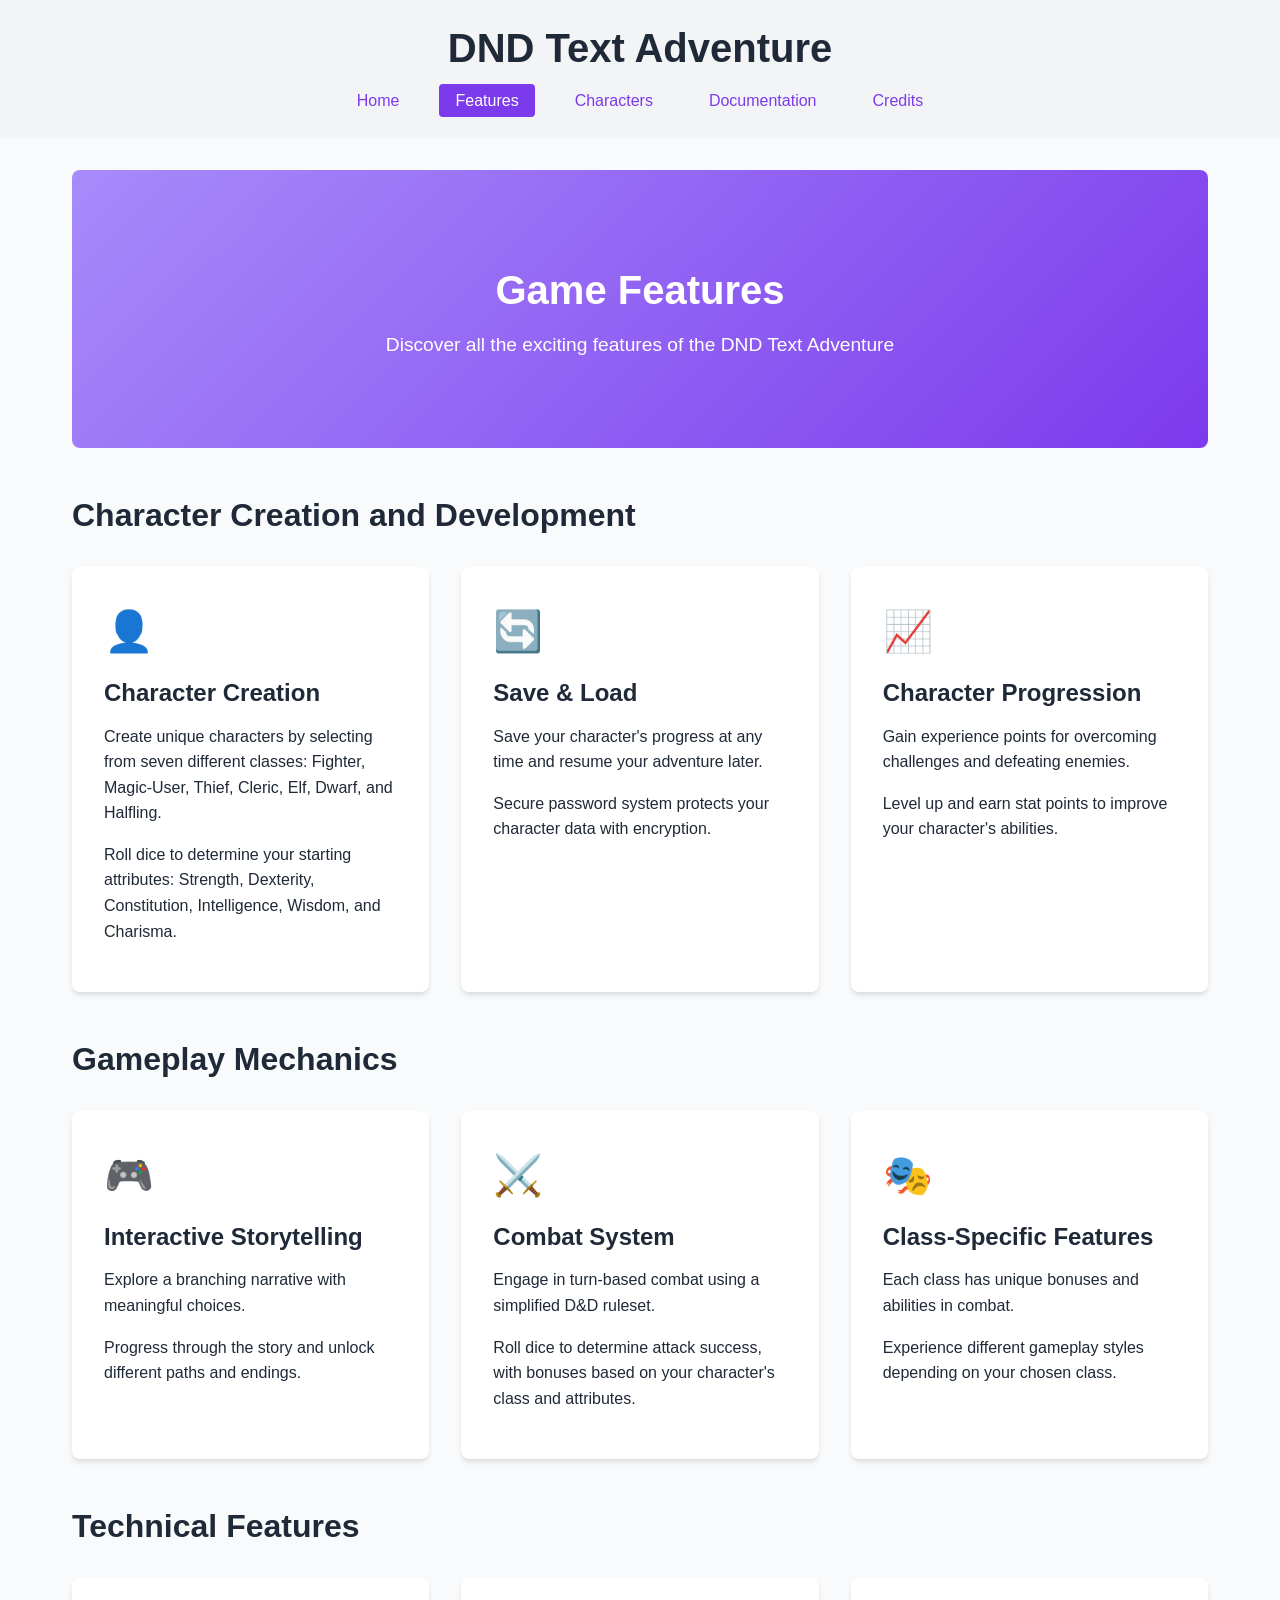
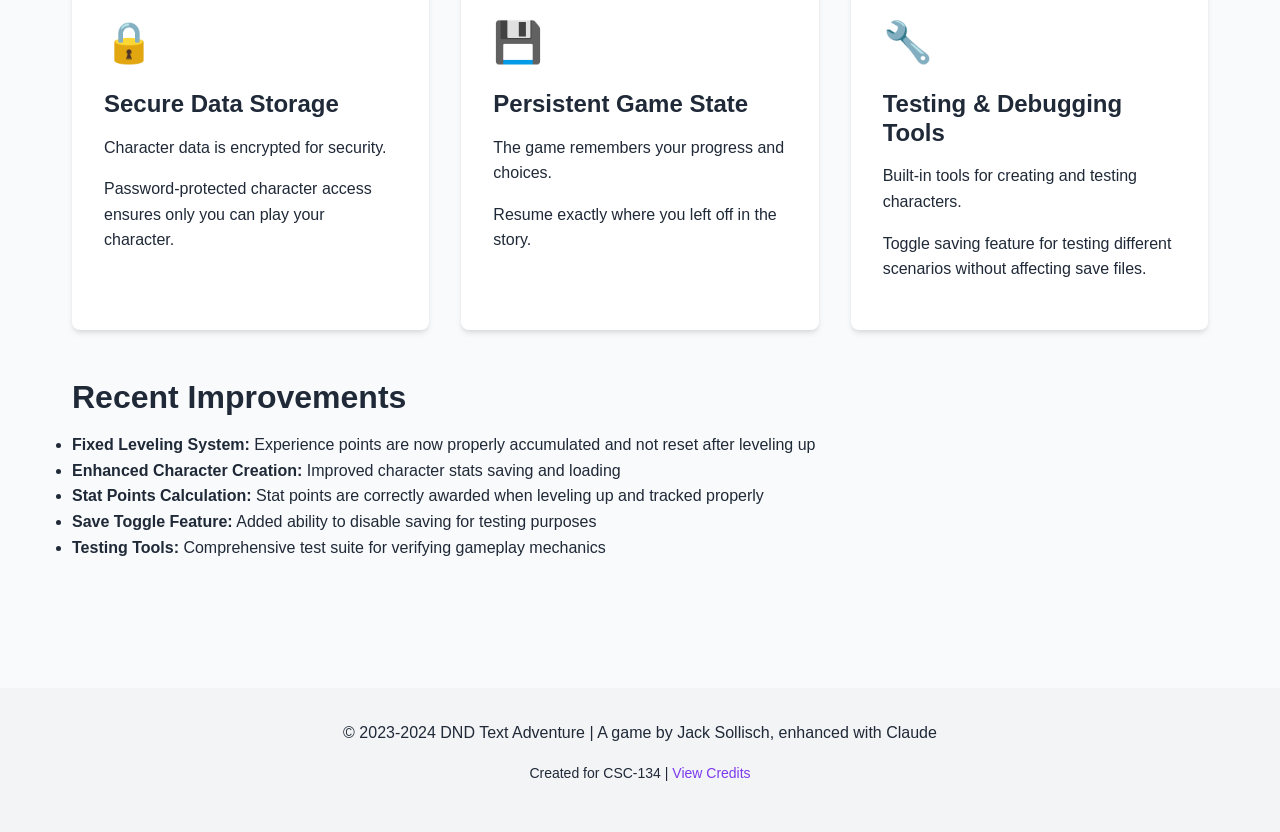
<file: DND/docs/features.html>
<!DOCTYPE html>
<html lang="en">
<head>
    <meta charset="UTF-8">
    <meta name="viewport" content="width=device-width, initial-scale=1.0">
    <title>DND Text Adventure - Features</title>
    <link rel="stylesheet" href="style.css">
</head>
<body>
    <header>
        <h1>DND Text Adventure</h1>
        <nav>
            <ul>
                <li><a href="index.html">Home</a></li>
                <li><a href="features.html" class="active">Features</a></li>
                <li><a href="characters.html">Characters</a></li>
                <li><a href="documentation.html">Documentation</a></li>
                <li><a href="credits.html">Credits</a></li>
            </ul>
        </nav>
    </header>

    <main>
        <section class="hero">
            <h2>Game Features</h2>
            <p class="lead">Discover all the exciting features of the DND Text Adventure</p>
        </section>

        <section>
            <h2>Character Creation and Development</h2>
            <div class="feature-cards">
                <div class="card">
                    <div class="card-icon">👤</div>
                    <h3>Character Creation</h3>
                    <p>Create unique characters by selecting from seven different classes: Fighter, Magic-User, Thief, Cleric, Elf, Dwarf, and Halfling.</p>
                    <p>Roll dice to determine your starting attributes: Strength, Dexterity, Constitution, Intelligence, Wisdom, and Charisma.</p>
                </div>
                <div class="card">
                    <div class="card-icon">🔄</div>
                    <h3>Save & Load</h3>
                    <p>Save your character's progress at any time and resume your adventure later.</p>
                    <p>Secure password system protects your character data with encryption.</p>
                </div>
                <div class="card">
                    <div class="card-icon">📈</div>
                    <h3>Character Progression</h3>
                    <p>Gain experience points for overcoming challenges and defeating enemies.</p>
                    <p>Level up and earn stat points to improve your character's abilities.</p>
                </div>
            </div>
        </section>

        <section>
            <h2>Gameplay Mechanics</h2>
            <div class="feature-cards">
                <div class="card">
                    <div class="card-icon">🎮</div>
                    <h3>Interactive Storytelling</h3>
                    <p>Explore a branching narrative with meaningful choices.</p>
                    <p>Progress through the story and unlock different paths and endings.</p>
                </div>
                <div class="card">
                    <div class="card-icon">⚔️</div>
                    <h3>Combat System</h3>
                    <p>Engage in turn-based combat using a simplified D&D ruleset.</p>
                    <p>Roll dice to determine attack success, with bonuses based on your character's class and attributes.</p>
                </div>
                <div class="card">
                    <div class="card-icon">🎭</div>
                    <h3>Class-Specific Features</h3>
                    <p>Each class has unique bonuses and abilities in combat.</p>
                    <p>Experience different gameplay styles depending on your chosen class.</p>
                </div>
            </div>
        </section>

        <section>
            <h2>Technical Features</h2>
            <div class="feature-cards">
                <div class="card">
                    <div class="card-icon">🔒</div>
                    <h3>Secure Data Storage</h3>
                    <p>Character data is encrypted for security.</p>
                    <p>Password-protected character access ensures only you can play your character.</p>
                </div>
                <div class="card">
                    <div class="card-icon">💾</div>
                    <h3>Persistent Game State</h3>
                    <p>The game remembers your progress and choices.</p>
                    <p>Resume exactly where you left off in the story.</p>
                </div>
                <div class="card">
                    <div class="card-icon">🔧</div>
                    <h3>Testing & Debugging Tools</h3>
                    <p>Built-in tools for creating and testing characters.</p>
                    <p>Toggle saving feature for testing different scenarios without affecting save files.</p>
                </div>
            </div>
        </section>

        <section>
            <h2>Recent Improvements</h2>
            <ul>
                <li><strong>Fixed Leveling System:</strong> Experience points are now properly accumulated and not reset after leveling up</li>
                <li><strong>Enhanced Character Creation:</strong> Improved character stats saving and loading</li>
                <li><strong>Stat Points Calculation:</strong> Stat points are correctly awarded when leveling up and tracked properly</li>
                <li><strong>Save Toggle Feature:</strong> Added ability to disable saving for testing purposes</li>
                <li><strong>Testing Tools:</strong> Comprehensive test suite for verifying gameplay mechanics</li>
            </ul>
        </section>
    </main>

    <footer>
        <p>&copy; 2023-2024 DND Text Adventure | A game by Jack Sollisch, enhanced with Claude</p>
        <p class="small">Created for CSC-134 | <a href="credits.html">View Credits</a></p>
    </footer>

    <script src="script.js"></script>
</body>
</html>
</file>
<file: DND/docs/style.css>
/* Base Styles */
:root {
    --primary-color: #7c3aed;
    --secondary-color: #6d28d9;
    --accent-color: #4c1d95;
    --text-color: #1f2937;
    --background-color: #f9fafb;
    --card-background: #ffffff;
    --header-background: #f3f4f6;
    --hero-background: linear-gradient(135deg, #a78bfa 0%, #7c3aed 100%);
    --hero-text-color: white;
    --font-main: 'Segoe UI', Tahoma, Geneva, Verdana, sans-serif;
    --shadow: 0 4px 6px -1px rgba(0, 0, 0, 0.1), 0 2px 4px -1px rgba(0, 0, 0, 0.06);
}

* {
    margin: 0;
    padding: 0;
    box-sizing: border-box;
}

body {
    font-family: var(--font-main);
    line-height: 1.6;
    color: var(--text-color);
    background-color: var(--background-color);
}

/* Typography */
h1, h2, h3, h4, h5, h6 {
    margin-bottom: 1rem;
    line-height: 1.2;
}

h1 {
    font-size: 2.5rem;
}

h2 {
    font-size: 2rem;
    margin-top: 2rem;
}

h3 {
    font-size: 1.5rem;
}

p {
    margin-bottom: 1rem;
}

a {
    color: var(--primary-color);
    text-decoration: none;
}

a:hover {
    text-decoration: underline;
}

.lead {
    font-size: 1.2rem;
    margin-bottom: 1.5rem;
}

code {
    background-color: #f1f1f1;
    padding: 0.2rem 0.4rem;
    border-radius: 4px;
    font-family: monospace;
}

/* Layout */
header, footer {
    padding: 1.5rem;
    text-align: center;
}

header {
    background-color: var(--header-background);
    margin-bottom: 2rem;
}

main {
    max-width: 1200px;
    margin: 0 auto;
    padding: 0 2rem 3rem;
}

section {
    margin-bottom: 3rem;
}

footer {
    background-color: var(--header-background);
    color: var(--text-color);
    text-align: center;
    padding: 2rem 0;
    margin-top: 2rem;
}

footer .small {
    font-size: 0.875rem;
    margin-top: 0.5rem;
}

/* Navigation */
nav ul {
    display: flex;
    justify-content: center;
    list-style: none;
    gap: 1.5rem;
    margin-top: 1rem;
}

nav a {
    padding: 0.5rem 1rem;
    border-radius: 4px;
    transition: background-color 0.3s;
}

nav a:hover {
    background-color: rgba(0, 0, 0, 0.05);
    text-decoration: none;
}

nav a.active {
    background-color: var(--primary-color);
    color: white;
}

/* Hero Section */
.hero {
    background: var(--hero-background);
    color: var(--hero-text-color);
    padding: 4rem 2rem;
    text-align: center;
    border-radius: 8px;
    margin-bottom: 3rem;
}

.hero h2 {
    font-size: 2.5rem;
    margin-bottom: 1rem;
}

.cta-buttons {
    display: flex;
    justify-content: center;
    gap: 1rem;
    margin-top: 2rem;
}

.cta-button {
    display: inline-block;
    padding: 0.75rem 1.5rem;
    background-color: white;
    color: var(--primary-color);
    font-weight: bold;
    border-radius: 4px;
    transition: all 0.3s;
    border: 2px solid white;
}

.cta-button:hover {
    background-color: rgba(255, 255, 255, 0.9);
    text-decoration: none;
}

.cta-button.secondary {
    background-color: transparent;
    color: white;
}

.cta-button.secondary:hover {
    background-color: rgba(255, 255, 255, 0.1);
}

/* Feature Cards */
.feature-cards {
    display: grid;
    grid-template-columns: repeat(auto-fit, minmax(300px, 1fr));
    gap: 2rem;
    margin-top: 2rem;
}

.card {
    background-color: var(--card-background);
    padding: 2rem;
    border-radius: 8px;
    box-shadow: var(--shadow);
    transition: transform 0.3s, box-shadow 0.3s;
}

.card:hover {
    transform: translateY(-5px);
    box-shadow: 0 10px 15px -3px rgba(0, 0, 0, 0.1), 0 4px 6px -2px rgba(0, 0, 0, 0.05);
}

.card-icon {
    font-size: 2.5rem;
    margin-bottom: 1rem;
}

/* Documentation Styles */
.doc-container {
    display: grid;
    grid-template-columns: 1fr 3fr;
    gap: 2rem;
}

.doc-sidebar {
    position: sticky;
    top: 2rem;
    height: fit-content;
    padding: 1.5rem;
    background-color: var(--card-background);
    border-radius: 8px;
    box-shadow: var(--shadow);
}

.doc-sidebar ul {
    list-style: none;
}

.doc-sidebar li {
    margin-bottom: 0.5rem;
}

.doc-content {
    background-color: var(--card-background);
    padding: 2rem;
    border-radius: 8px;
    box-shadow: var(--shadow);
}

/* Character Class Cards */
.class-cards {
    display: grid;
    grid-template-columns: repeat(auto-fit, minmax(250px, 1fr));
    gap: 1.5rem;
    margin-top: 2rem;
}

.class-card {
    background-color: var(--card-background);
    border-radius: 8px;
    overflow: hidden;
    box-shadow: var(--shadow);
}

.class-card-header {
    background-color: var(--primary-color);
    color: white;
    padding: 1rem;
    text-align: center;
    font-size: 1.5rem;
}

.class-card-body {
    padding: 1.5rem;
}

.class-card-icon {
    font-size: 2rem;
    margin-right: 0.5rem;
}

.stat-list {
    margin-top: 1rem;
}

.stat-list li {
    margin-bottom: 0.5rem;
}

/* Credit Page */
.credit-section {
    margin-bottom: 3rem;
}

.credit-container {
    display: grid;
    grid-template-columns: repeat(auto-fit, minmax(300px, 1fr));
    gap: 2rem;
    margin-top: 2rem;
}

.credit-card {
    background-color: var(--card-background);
    padding: 2rem;
    border-radius: 8px;
    box-shadow: var(--shadow);
    text-align: center;
}

.credit-avatar {
    width: 120px;
    height: 120px;
    border-radius: 50%;
    margin: 0 auto 1.5rem;
    background-color: #f0f0f0;
    display: flex;
    align-items: center;
    justify-content: center;
    font-size: 3rem;
}

.credit-role {
    font-style: italic;
    color: #666;
    margin-bottom: 1rem;
}

/* Responsive Adjustments */
@media (max-width: 768px) {
    nav ul {
        flex-direction: column;
        align-items: center;
        gap: 0.5rem;
    }

    .doc-container {
        grid-template-columns: 1fr;
    }

    .doc-sidebar {
        position: static;
        margin-bottom: 1.5rem;
    }

    .feature-cards {
        grid-template-columns: 1fr;
    }
}

/* Tables */
table {
    width: 100%;
    border-collapse: collapse;
    margin: 1.5rem 0;
}

th, td {
    padding: 0.75rem;
    text-align: left;
    border-bottom: 1px solid #e5e7eb;
}

th {
    background-color: #f9fafb;
    font-weight: bold;
}

tr:hover {
    background-color: #f9fafb;
}

/* Code Blocks */
pre {
    background-color: #f1f1f1;
    padding: 1rem;
    border-radius: 4px;
    overflow-x: auto;
    margin: 1.5rem 0;
}

/* Images */
img {
    max-width: 100%;
    height: auto;
    border-radius: 8px;
}

.screenshot {
    border: 1px solid #e5e7eb;
    box-shadow: var(--shadow);
}

/* Command Lines */
.command-line {
    background-color: #1e293b;
    color: #e2e8f0;
    padding: 1rem;
    border-radius: 8px;
    font-family: monospace;
    margin: 1.5rem 0;
}

.command-prompt {
    color: #a5b4fc;
}
</file>
